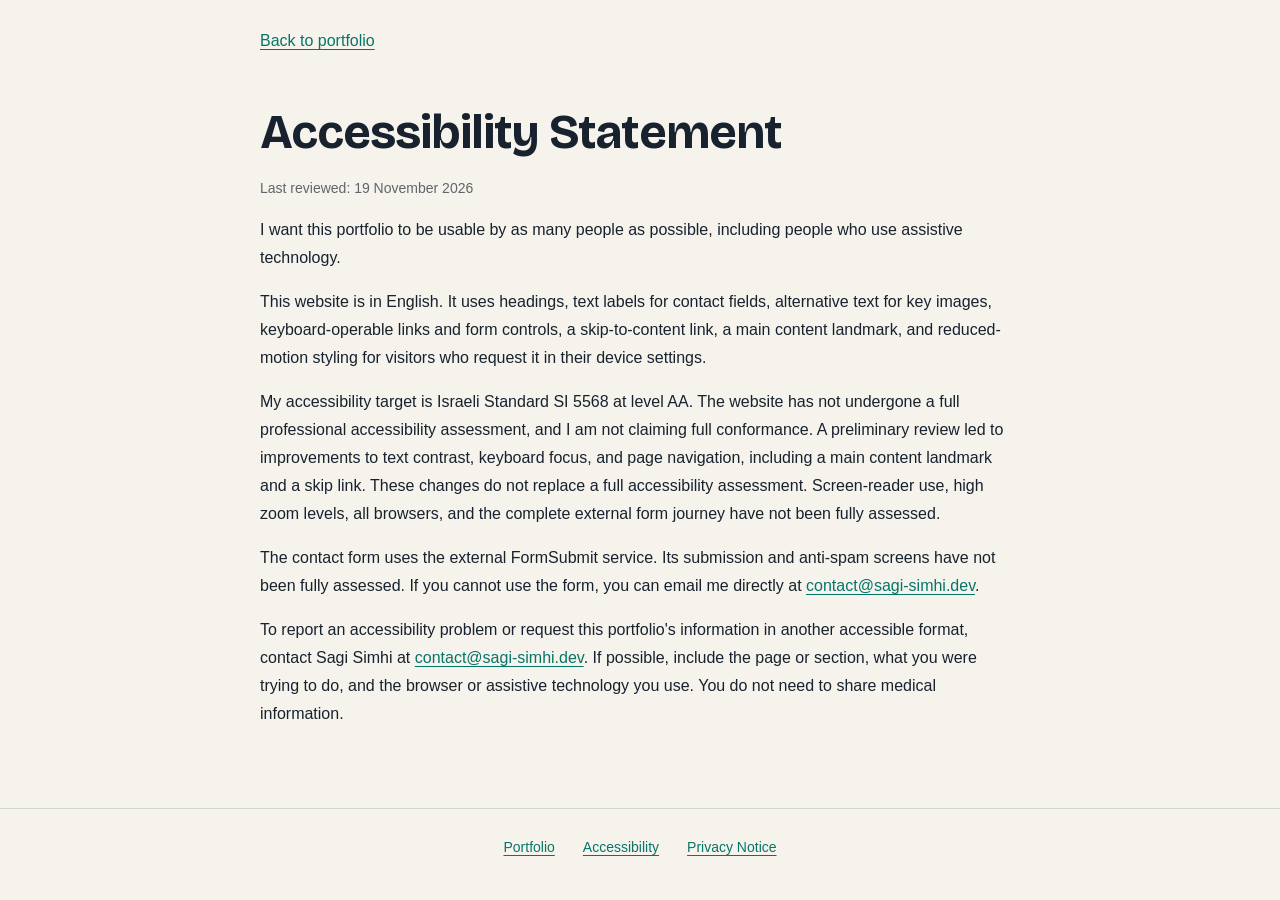
<file: accessibility.html>
<!DOCTYPE html>
<html lang="en"><head><meta charset="UTF-8"><meta name="viewport" content="width=device-width, initial-scale=1.0"><title>Accessibility Statement | Sagi Simhi</title><meta name="description" content="Accessibility Statement for Sagi Simhi's personal portfolio."><link rel="icon" type="image/svg+xml" href="assets/favicon.svg"><link rel="stylesheet" href="style.css"></head>
<body><a class="skip-link" href="#main-content">Skip to content</a><div class="mk mk2-host legal-shell"><header class="legal-header"><a href="index.html">Back to portfolio</a></header><main class="legal-content" id="main-content" tabindex="-1"><h1>Accessibility Statement</h1><p class="legal-date">Last reviewed: 19 November 2026</p>
<p>I want this portfolio to be usable by as many people as possible, including people who use assistive technology.</p>
<p>This website is in English. It uses headings, text labels for contact fields, alternative text for key images, keyboard-operable links and form controls, a skip-to-content link, a main content landmark, and reduced-motion styling for visitors who request it in their device settings.</p>
<p>My accessibility target is Israeli Standard SI 5568 at level AA. The website has not undergone a full professional accessibility assessment, and I am not claiming full conformance. A preliminary review led to improvements to text contrast, keyboard focus, and page navigation, including a main content landmark and a skip link. These changes do not replace a full accessibility assessment. Screen-reader use, high zoom levels, all browsers, and the complete external form journey have not been fully assessed.</p>
<p>The contact form uses the external FormSubmit service. Its submission and anti-spam screens have not been fully assessed. If you cannot use the form, you can email me directly at <a href="mailto:contact@sagi-simhi.dev">contact@sagi-simhi.dev</a>.</p>
<p>To report an accessibility problem or request this portfolio&#x27;s information in another accessible format, contact Sagi Simhi at <a href="mailto:contact@sagi-simhi.dev">contact@sagi-simhi.dev</a>. If possible, include the page or section, what you were trying to do, and the browser or assistive technology you use. You do not need to share medical information.</p>
</main><footer class="site-footer"><nav aria-label="Legal information"><a href="index.html">Portfolio</a><a href="accessibility.html">Accessibility</a><a href="privacy.html">Privacy Notice</a></nav></footer></div></body></html>
</file>
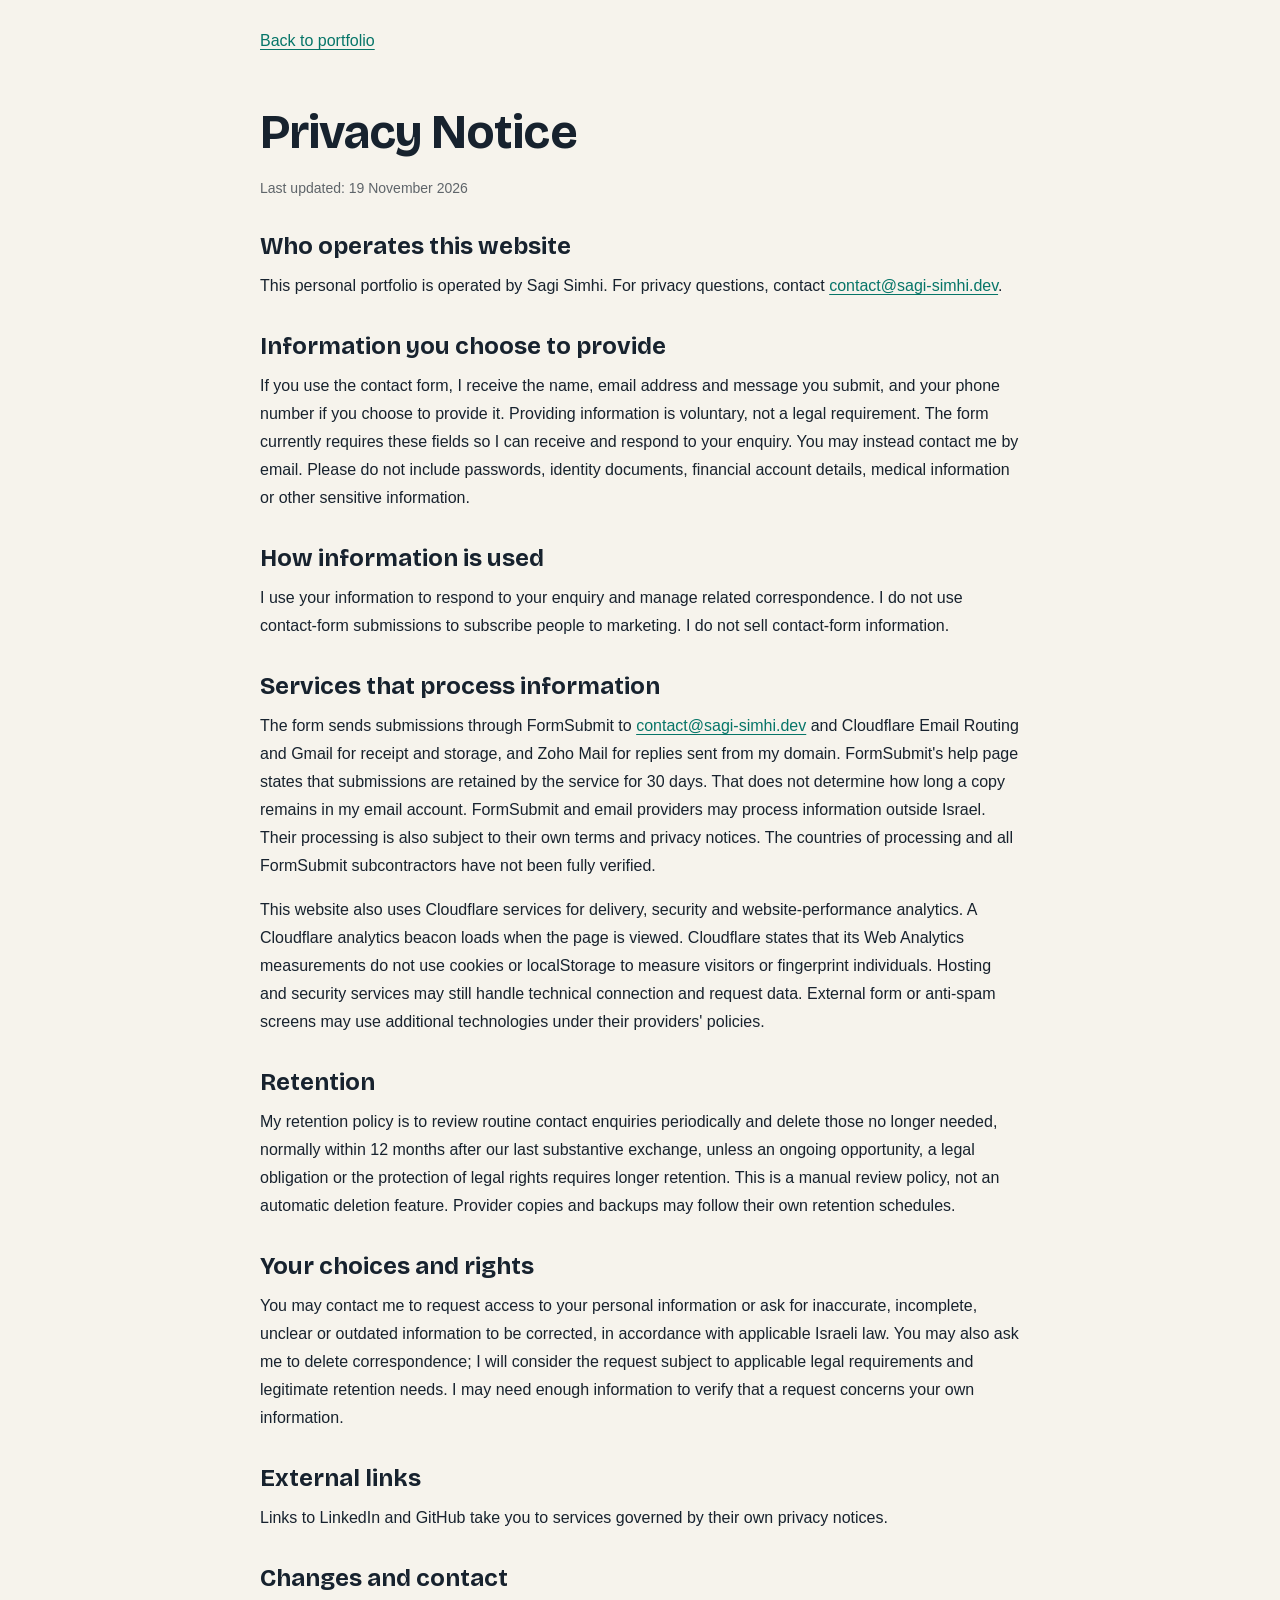
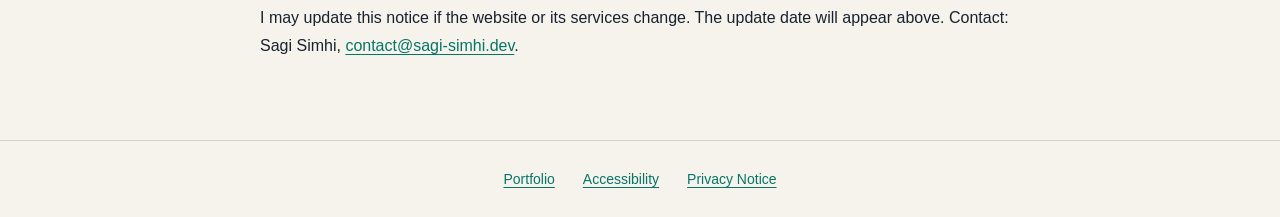
<file: privacy.html>
<!DOCTYPE html>
<html lang="en"><head><meta charset="UTF-8"><meta name="viewport" content="width=device-width, initial-scale=1.0"><title>Privacy Notice | Sagi Simhi</title><meta name="description" content="Privacy Notice for Sagi Simhi's personal portfolio."><link rel="icon" type="image/svg+xml" href="assets/favicon.svg"><link rel="stylesheet" href="style.css"></head>
<body><a class="skip-link" href="#main-content">Skip to content</a><div class="mk mk2-host legal-shell"><header class="legal-header"><a href="index.html">Back to portfolio</a></header><main class="legal-content" id="main-content" tabindex="-1"><h1>Privacy Notice</h1><p class="legal-date">Last updated: 19 November 2026</p>
<h2>Who operates this website</h2>
<p>This personal portfolio is operated by Sagi Simhi. For privacy questions, contact <a href="mailto:contact@sagi-simhi.dev">contact@sagi-simhi.dev</a>.</p>
<h2>Information you choose to provide</h2>
<p>If you use the contact form, I receive the name, email address and message you submit, and your phone number if you choose to provide it. Providing information is voluntary, not a legal requirement. The form currently requires these fields so I can receive and respond to your enquiry. You may instead contact me by email. Please do not include passwords, identity documents, financial account details, medical information or other sensitive information.</p>
<h2>How information is used</h2>
<p>I use your information to respond to your enquiry and manage related correspondence. I do not use contact-form submissions to subscribe people to marketing. I do not sell contact-form information.</p>
<h2>Services that process information</h2>
<p>The form sends submissions through FormSubmit to <a href="mailto:contact@sagi-simhi.dev">contact@sagi-simhi.dev</a> and Cloudflare Email Routing and Gmail for receipt and storage, and Zoho Mail for replies sent from my domain. FormSubmit&#x27;s help page states that submissions are retained by the service for 30 days. That does not determine how long a copy remains in my email account. FormSubmit and email providers may process information outside Israel. Their processing is also subject to their own terms and privacy notices. The countries of processing and all FormSubmit subcontractors have not been fully verified.</p>
<p>This website also uses Cloudflare services for delivery, security and website-performance analytics. A Cloudflare analytics beacon loads when the page is viewed. Cloudflare states that its Web Analytics measurements do not use cookies or localStorage to measure visitors or fingerprint individuals. Hosting and security services may still handle technical connection and request data. External form or anti-spam screens may use additional technologies under their providers&#x27; policies.</p>
<h2>Retention</h2>
<p>My retention policy is to review routine contact enquiries periodically and delete those no longer needed, normally within 12 months after our last substantive exchange, unless an ongoing opportunity, a legal obligation or the protection of legal rights requires longer retention. This is a manual review policy, not an automatic deletion feature. Provider copies and backups may follow their own retention schedules.</p>
<h2>Your choices and rights</h2>
<p>You may contact me to request access to your personal information or ask for inaccurate, incomplete, unclear or outdated information to be corrected, in accordance with applicable Israeli law. You may also ask me to delete correspondence; I will consider the request subject to applicable legal requirements and legitimate retention needs. I may need enough information to verify that a request concerns your own information.</p>
<h2>External links</h2>
<p>Links to LinkedIn and GitHub take you to services governed by their own privacy notices.</p>
<h2>Changes and contact</h2>
<p>I may update this notice if the website or its services change. The update date will appear above. Contact: Sagi Simhi, <a href="mailto:contact@sagi-simhi.dev">contact@sagi-simhi.dev</a>.</p>
</main><footer class="site-footer"><nav aria-label="Legal information"><a href="index.html">Portfolio</a><a href="accessibility.html">Accessibility</a><a href="privacy.html">Privacy Notice</a></nav></footer></div></body></html>
</file>
<file: style.css>
html, body { margin: 0; padding: 0; min-height: 100%; background: #f6f3ec; }
/* ---------- Design mock (/mock) ---------- */
.mk {
    direction: ltr;
    background: #f6f3ec;
    color: #17222e;
    border-radius: 18px;
    overflow: clip;
    margin: 18px 0 8px;
    font-family: "Inter", -apple-system, BlinkMacSystemFont, "Segoe UI", Roboto, sans-serif;
    text-align: left;
    --mk-accent: #067568;
    --mk-ink: #17222e;
    --mk-muted: #5f656a;
    --mk-dark: #101c2b;
    --mk-serif: Georgia, "Times New Roman", serif;
}
.mk section { padding: 72px 56px; }
@media (max-width: 640px) { .mk section { padding: 48px 22px; } }

.mk-over { font-size: 12px; letter-spacing: 0.16em; text-transform: uppercase; color: var(--mk-accent); font-weight: 600; margin-bottom: 10px; }
.mk-over-dark { color: #5fe0cd; }
.mk-h2 { font-family: var(--mk-serif); font-weight: 600; font-size: 30px; line-height: 1.15; margin: 0 0 14px; letter-spacing: -0.01em; }
@media (max-width: 640px) { .mk-h2 { font-size: 24px; } }
.mk p { font-size: 15.5px; line-height: 1.65; color: var(--mk-muted); margin: 0; }

/* hero */
.mk-hero { display: grid; grid-template-columns: 1.35fr 0.65fr; gap: 40px; align-items: center; padding-top: 84px; }
@media (max-width: 640px) { .mk-hero { grid-template-columns: 1fr; gap: 28px; padding-top: 56px; } }
.mk-kicker { font-size: 13px; font-weight: 600; letter-spacing: 0.04em; color: var(--mk-muted); margin-bottom: 18px; }
.mk-thesis { font-family: var(--mk-serif); font-weight: 600; font-size: 34px; line-height: 1.22; letter-spacing: -0.015em; margin: 0; color: var(--mk-ink); }
@media (max-width: 640px) { .mk-thesis { font-size: 26px; } }
.mk-thesis em { font-style: italic; color: var(--mk-accent); }
.mk-line { display: block; }
.mk-hero-row { margin-top: 26px; }
.mk-chip { display: inline-block; font-size: 13px; font-weight: 600; color: #06705f; background: rgba(10, 163, 143, 0.12); border: 1px solid rgba(10, 163, 143, 0.35); padding: 7px 14px; border-radius: 999px; }
.mk-portrait { margin: 0; justify-self: end; }
@media (max-width: 640px) { .mk-portrait { justify-self: start; } }
.mk-portrait img { width: 200px; height: 200px; object-fit: cover; border-radius: 50%; display: block; box-shadow: 0 10px 24px rgba(16, 28, 43, 0.12); }
@media (max-width: 640px) { .mk-portrait img { width: 160px; height: 160px; } }

/* entrance + scroll reveal: resting state is fully visible (SSR/static renders);
   a live browser arms the hidden start state before first paint and reveals on intersection */
.mk-reveal.mk-armed { opacity: 0; transform: translateY(26px); }
.mk-reveal.mk-armed[data-effect="slide"] { transform: translateX(-22px); }
.mk-reveal.mk-armed[data-effect="none"] { opacity: 1; transform: none; }
.mk-reveal.mk-armed.mk-in { opacity: 1; transform: none; transition: opacity 0.7s ease, transform 0.7s cubic-bezier(0.22, 1, 0.36, 1); }

/* underline draw on the hero's "with data" */
.mk-uline { position: relative; white-space: nowrap; }
.mk-uline::after { content: ""; position: absolute; left: 0; right: 0; bottom: 0.04em; height: 2px; background: var(--mk-accent); transform-origin: left; }
.mk-reveal.mk-armed .mk-uline::after { transform: scaleX(0); }
.mk-reveal.mk-armed.mk-in .mk-uline::after { transform: scaleX(1); transition: transform 0.6s cubic-bezier(0.22, 1, 0.36, 1) 0.55s; }

/* prototype frame straightens in, its text follows */
.mk-feature.mk-armed { opacity: 1; transform: none; }
.mk-feature.mk-armed .mk-shot { opacity: 0; transform: rotate(-2.5deg) translateY(34px); }
.mk-feature.mk-armed.mk-in .mk-shot { opacity: 1; transform: none; transition: transform 0.9s cubic-bezier(0.22, 1, 0.36, 1) 0.1s, opacity 0.7s ease 0.1s, box-shadow 0.45s ease; }
.mk-feature.mk-armed .mk-feature-text { opacity: 0; transform: translateY(22px); }
.mk-feature.mk-armed.mk-in .mk-feature-text { opacity: 1; transform: none; transition: opacity 0.7s ease 0.35s, transform 0.7s cubic-bezier(0.22, 1, 0.36, 1) 0.35s; }
.mk-feature.mk-armed.mk-in .mk-shot:hover { transform: translateY(-6px) rotate(-0.4deg); box-shadow: 0 40px 70px rgba(0, 0, 0, 0.42); }

/* experience line draws down when the chapter enters */
.mk-tl.mk-armed::before { transform: scaleY(0); }
.mk-tl.mk-armed.mk-in::before { transform: scaleY(1); transition: transform 1.2s cubic-bezier(0.22, 1, 0.36, 1) 0.15s; }

/* role rows respond to hover (must outrank the settled reveal state) */
.mk-role { transition: transform 0.3s cubic-bezier(0.22, 1, 0.36, 1); }
.mk-role-title { transition: color 0.25s ease; }
.mk-role.mk-in:hover { transform: translateX(5px); }
.mk-role.mk-in:hover .mk-role-title { color: var(--mk-accent); }

/* contact pills: arrow slides in on hover */
.mk-links a::after { content: "\2192"; display: inline-block; margin-left: 8px; opacity: 0; transform: translateX(-5px); transition: opacity 0.25s ease, transform 0.25s ease; }
.mk-links a:hover::after { opacity: 1; transform: none; }

/* reduced motion: everything rests visible */
@media (prefers-reduced-motion: reduce) {
    .mk-reveal.mk-armed, .mk-feature.mk-armed .mk-shot, .mk-feature.mk-armed .mk-feature-text { opacity: 1 !important; transform: none !important; }
    .mk-tl::before, .mk-uline::after, .mk-beat::before { transform: none !important; }
    .mk * { transition: none !important; }
}

/* thread */
.mk-thread { border-top: 1px solid rgba(23, 34, 46, 0.10); }
.mk-beats { display: grid; grid-template-columns: repeat(3, 1fr); gap: 32px; margin-top: 34px; }
@media (max-width: 640px) { .mk-beats { grid-template-columns: 1fr; gap: 22px; } }
.mk-beat { padding-top: 0; }
.mk-beat::before { content: ""; display: block; height: 2px; background: var(--mk-accent); margin-bottom: 16px; transform-origin: left; }
.mk-beat.mk-armed::before { transform: scaleX(0); }
.mk-beat.mk-armed.mk-in::before { transform: scaleX(1); transition: transform 0.8s cubic-bezier(0.22, 1, 0.36, 1) 0.1s; }
.mk-num { font-family: var(--mk-serif); font-size: 44px; line-height: 1; color: rgba(23, 34, 46, 0.16); margin-bottom: 12px; }
.mk-beat p { font-size: 16.5px; color: var(--mk-ink); font-weight: 500; line-height: 1.45; }

/* projects - dark chapter */
.mk-projects { background: var(--mk-dark); color: #eef4f1; }
.mk-projects .mk-h2 { color: #f4faf7; }
.mk-projects p { color: rgba(238, 244, 241, 0.66); }
.mk-feature { display: grid; grid-template-columns: 1.15fr 0.85fr; gap: 40px; align-items: center; margin-top: 36px; }
@media (max-width: 640px) { .mk-feature { grid-template-columns: 1fr; gap: 22px; } }
.mk-shot { border-radius: 12px; overflow: hidden; background: #ffffff; box-shadow: 0 30px 60px rgba(0, 0, 0, 0.35); transition: transform 0.45s cubic-bezier(0.22, 1, 0.36, 1), box-shadow 0.45s ease; }
.mk-shot:hover { transform: translateY(-6px) rotate(-0.4deg); box-shadow: 0 40px 70px rgba(0, 0, 0, 0.42); }
.mk-shot-bar { display: flex; gap: 6px; padding: 10px 12px; background: #eceae4; }
.mk-shot-bar span { width: 9px; height: 9px; border-radius: 50%; background: #c9c5ba; }
.mk-shot img { display: block; width: 100%; }
.mk-proj-title { font-size: 18px; font-weight: 700; letter-spacing: -0.01em; margin-bottom: 12px; }
.mk-pill { display: inline-block; font-size: 11px; font-weight: 600; letter-spacing: 0.05em; vertical-align: middle; margin-left: 8px; padding: 3px 10px; border-radius: 999px; color: #5fe0cd; border: 1px solid rgba(95, 224, 205, 0.5); }
.mk-pill-dim { color: rgba(238, 244, 241, 0.55); border-color: rgba(238, 244, 241, 0.3); }
.mk-side { margin-top: 40px; padding-top: 28px; border-top: 1px solid rgba(238, 244, 241, 0.14); max-width: 640px; }

/* about */
.mk-about-body { max-width: 640px; margin-top: 26px; }
.mk-about-body p + p { margin-top: 14px; }
.mk-about-body p:first-child { color: var(--mk-ink); font-weight: 500; }

/* experience timeline */
.mk-exp { border-top: 1px solid rgba(23, 34, 46, 0.10); }
.mk-tl { margin-top: 34px; position: relative; padding-left: 30px; }
.mk-tl::before { content: ""; position: absolute; left: 6px; top: 6px; bottom: 6px; width: 2px; background: linear-gradient(var(--mk-accent), rgba(10, 163, 143, 0.15)); border-radius: 2px; transform-origin: top; }
.mk-role { position: relative; padding: 18px 0 22px; border-bottom: 1px dashed rgba(23, 34, 46, 0.12); }
.mk-role:last-child { border-bottom: none; }
.mk-role::before { content: ""; position: absolute; left: -30px; top: 26px; width: 14px; height: 14px; border-radius: 50%; background: #f6f3ec; border: 3px solid var(--mk-accent); transition: background 0.3s ease; }
.mk-role:hover::before { background: var(--mk-accent); }
.mk-role-top { display: flex; justify-content: space-between; align-items: baseline; gap: 14px; flex-wrap: wrap; }
.mk-role-title { font-size: 17.5px; font-weight: 700; letter-spacing: -0.01em; }
.mk-role-years { font-size: 13px; color: var(--mk-accent); font-weight: 600; white-space: nowrap; }
.mk-role-sub { font-size: 13.5px; font-weight: 600; color: var(--mk-muted); margin: 3px 0 9px; }
.mk-role p { max-width: 560px; }

/* duo */
.mk-duo { display: grid; grid-template-columns: 1fr 1fr; gap: 44px; border-top: 1px solid rgba(23, 34, 46, 0.10); }
.mk-duo p + p { margin-top: 12px; }
.mk-tools { display: flex; gap: 34px; margin-top: 24px; flex-wrap: wrap; }
.mk-tool-group { display: flex; flex-direction: column; gap: 10px; }
.mk-tool-label { font-size: 10px; letter-spacing: 0.14em; text-transform: uppercase; color: rgba(23, 34, 46, 0.42); font-weight: 600; }
.mk-tool-row { display: flex; gap: 22px; flex-wrap: wrap; align-items: center; }
.mk-tool { display: inline-flex; align-items: center; gap: 8px; color: var(--mk-muted); transition: color 0.25s ease; }
.mk-tool:hover { color: var(--mk-accent); }
.mk-tool svg { width: 19px; height: 19px; fill: currentColor; display: block; }
.mk-tool svg.mk-i { width: auto; }
.mk-tool span { font-size: 12.5px; font-weight: 600; letter-spacing: 0.04em; }
@media (max-width: 640px) { .mk-duo { grid-template-columns: 1fr; gap: 30px; } }

/* contact */
.mk-contact { background: var(--mk-dark); text-align: center; padding-bottom: 88px; }
.mk-contact .mk-h2 { color: #f4faf7; font-size: 38px; }
@media (max-width: 640px) { .mk-contact .mk-h2 { font-size: 30px; } }
.mk-contact p { max-width: 520px; margin: 0 auto 26px; color: rgba(238, 244, 241, 0.66); }
.mk-links { display: flex; gap: 14px; justify-content: center; flex-wrap: wrap; }
.mk-links a { font-size: 14px; font-weight: 600; color: #5fe0cd; text-decoration: none; border: 1px solid rgba(95, 224, 205, 0.4); padding: 10px 20px; border-radius: 999px; transition: background 0.25s ease, color 0.25s ease; }
.mk-links a:hover { background: #5fe0cd; color: #101c2b; }

/* ---------- v2: quiet nav, connecting rail, colored stack wall, contact form ---------- */
.mk2-host { position: relative; }
.mk2-host .mk-hero { padding-top: 44px; }
.mk2-rail { position: absolute; left: 22px; top: 150px; bottom: 150px; width: 2px; background: rgba(10, 163, 143, 0.14); border-radius: 2px; z-index: 0; }
.mk2-rail-fill { width: 100%; height: 100%; background: var(--mk-accent); border-radius: 2px; transform: scaleY(0); transform-origin: top; }
.mk2-host section { position: relative; z-index: 1; }
@media (max-width: 900px) { .mk2-rail { display: none; } }

/* quiet top nav */
.mk2-nav { display: flex; justify-content: space-between; align-items: center; padding: 20px 56px 0; }
.mk2-nav-name { font-weight: 700; font-size: 14px; letter-spacing: -0.01em; color: var(--mk-ink); }
.mk2-nav-links { display: flex; gap: 20px; align-items: center; }
.mk2-nav-links a { font-size: 12.5px; font-weight: 600; color: var(--mk-muted); text-decoration: none; transition: color 0.2s ease; }
.mk2-nav-links a:hover { color: var(--mk-accent); }
.mk2-nav-links a.mk2-nav-cta { color: var(--mk-ink); border: 1px solid rgba(23, 34, 46, 0.28); border-radius: 999px; padding: 6px 15px; }
.mk2-nav-links a.mk2-nav-cta:hover { border-color: var(--mk-accent); color: var(--mk-accent); }
@media (max-width: 640px) {
    .mk2-nav { padding: 16px 22px 0; }
    .mk2-nav-links a:not(.mk2-nav-cta) { display: none; }
}

/* factual tags + interactive entry in the dark projects chapter */
.mk2-tags { display: flex; gap: 8px; flex-wrap: wrap; margin: 18px 0 20px; }
.mk2-tag { font-size: 11px; font-weight: 600; letter-spacing: 0.05em; color: #5fe0cd; border: 1px solid rgba(95, 224, 205, 0.4); border-radius: 999px; padding: 4px 11px; }
a.mk2-cta { display: inline-block; font-size: 14px; font-weight: 600; color: #101c2b; background: #5fe0cd; border-radius: 999px; padding: 11px 22px; text-decoration: none; transition: transform 0.25s ease, box-shadow 0.25s ease; }
a.mk2-cta:hover { transform: translateY(-2px); box-shadow: 0 10px 24px rgba(95, 224, 205, 0.25); }

/* colored stack wall (Sophie-inspired, scoped before contact) */
.mk2-stack { border-top: 1px solid rgba(23, 34, 46, 0.10); }
.mk2-stack-groups { display: flex; flex-direction: column; gap: 26px; margin-top: 30px; }
.mk2-stack-label { font-size: 10px; letter-spacing: 0.14em; text-transform: uppercase; color: rgba(23, 34, 46, 0.42); font-weight: 600; margin-bottom: 12px; }
.mk2-stack-row { display: flex; gap: 34px; flex-wrap: wrap; align-items: center; }
.mk2-tool2 { display: inline-flex; flex-direction: column; align-items: center; gap: 8px; }
.mk2-tool2 img { width: 30px; height: 30px; display: block; object-fit: contain; transition: transform 0.18s ease; }
.mk2-tool2 img.mk2-ic-tall { width: auto; max-width: 30px; }
.mk2-tool2:hover img { animation: mk2-bounce 0.45s cubic-bezier(0.28, 1.6, 0.5, 1); }
@keyframes mk2-bounce { 0% { transform: translateY(0); } 40% { transform: translateY(-7px) scale(1.06); } 100% { transform: translateY(0); } }
.mk2-tool2 span { font-size: 12.5px; font-weight: 600; letter-spacing: 0.02em; color: var(--mk-muted); transition: color 0.2s ease; }
.mk2-tool2:hover span { color: var(--mk-ink); }
@media (prefers-reduced-motion: reduce) { .mk2-tool2:hover img { animation: none; } }

/* contact chapter, Yiling-style two columns on cream */
.mk2-contact { border-top: 1px solid rgba(23, 34, 46, 0.10); }
.mk2-contact .mk-sec-head p { max-width: 520px; }
.mk2-contact-grid { display: grid; grid-template-columns: 1fr 1fr; gap: 26px; margin-top: 32px; align-items: start; }
@media (max-width: 640px) { .mk2-contact-grid { grid-template-columns: 1fr; } }
.mk2-formcard { background: #ffffff; border-radius: 16px; padding: 26px 24px; box-shadow: 0 12px 32px rgba(16, 28, 43, 0.10); border: 1px solid rgba(23, 34, 46, 0.06); }
.mk2-formlabel { font-size: 11px; letter-spacing: 0.14em; text-transform: uppercase; font-weight: 700; color: var(--mk-ink); margin-bottom: 16px; }
.mk2-formcard label { display: block; font-size: 12px; font-weight: 600; color: var(--mk-muted); margin-bottom: 14px; }
.mk2-formcard input, .mk2-formcard textarea { display: block; width: 100%; box-sizing: border-box; margin-top: 6px; font-family: inherit; font-size: 14px; color: var(--mk-ink); background: #fbfaf7; border: 1px solid rgba(23, 34, 46, 0.14); border-radius: 10px; padding: 10px 12px; resize: vertical; }
.mk2-formcard input:focus, .mk2-formcard textarea:focus { outline: none; border-color: var(--mk-accent); box-shadow: 0 0 0 3px rgba(10, 163, 143, 0.15); }
.mk2-send { width: 100%; border: none; cursor: pointer; background: #17222e; color: #ffffff; font-family: inherit; font-size: 14px; font-weight: 600; border-radius: 10px; padding: 12px; transition: background 0.25s ease; }
.mk2-send:hover { background: var(--mk-accent); }
.mk2-send:disabled { opacity: 0.45; cursor: not-allowed; }
.mk2-send:disabled:hover { background: #17222e; }
.mk2-formnote { font-size: 11.5px; color: var(--mk-muted); margin-top: 12px; line-height: 1.5; }
.mk2-sidecol { display: flex; flex-direction: column; gap: 18px; }
.mk2-sky { border-radius: 16px; min-height: 190px; position: relative; overflow: hidden; box-shadow: 0 12px 32px rgba(16, 28, 43, 0.10); background: linear-gradient(180deg, #aed6f5 0%, #d7ecfa 55%, #f0f8fd 100%); }
.mk2-sky::before { content: ""; position: absolute; width: 75%; height: 55%; top: 20%; left: -12%; background: radial-gradient(ellipse at center, rgba(255, 255, 255, 0.95), rgba(255, 255, 255, 0) 70%); }
.mk2-sky::after { content: ""; position: absolute; width: 60%; height: 45%; top: 38%; right: -8%; background: radial-gradient(ellipse at center, rgba(255, 255, 255, 0.85), rgba(255, 255, 255, 0) 70%); }
.mk2-sky-note { position: absolute; bottom: 12px; left: 14px; right: 14px; font-size: 11px; line-height: 1.5; color: rgba(23, 34, 46, 0.55); }
.mk2-sky-photo { background-image: url("assets/sky.jpg"); background-size: cover; background-position: center; }
.mk2-sky-photo::before, .mk2-sky-photo::after { display: none; }
.mk2-detailcard { background: #ffffff; border-radius: 14px; padding: 16px 18px; border: 1px solid rgba(23, 34, 46, 0.08); box-shadow: 0 6px 16px rgba(16, 28, 43, 0.06); }
.mk2-detail-k { font-size: 10px; letter-spacing: 0.14em; text-transform: uppercase; font-weight: 700; color: var(--mk-muted); margin-bottom: 8px; }
a.mk2-detail-v { font-size: 15px; font-weight: 600; color: var(--mk-ink); text-decoration: none; }
a.mk2-detail-v:hover { color: var(--mk-accent); }
.mk2-chips { display: flex; gap: 10px; flex-wrap: wrap; }
a.mk2-chip2 { font-size: 12.5px; font-weight: 600; color: var(--mk-ink); text-decoration: none; border: 1px solid rgba(23, 34, 46, 0.16); border-radius: 999px; padding: 7px 14px; transition: border-color 0.2s ease, color 0.2s ease; }
a.mk2-chip2:hover { border-color: var(--mk-accent); color: var(--mk-accent); }

@media (prefers-reduced-motion: reduce) {
    .mk2-rail-fill { transform: scaleY(1) !important; }
}

/* ---------- v2 centering preview (.mk2-host only; /mock and the maintained ZIP are unaffected) ---------- */
@media (min-width: 641px) { .mk2-host section { padding-left: max(56px, calc(50% - 380px)); padding-right: max(56px, calc(50% - 380px)); } }
/* rail stays at the page's left edge (base .mk2-rail rule, left: 22px) while content centers */
.mk2-host .mk2-nav { justify-content: center; gap: 36px; flex-wrap: wrap; }
.mk2-host .mk-hero { grid-template-columns: 1fr; justify-items: center; text-align: center; gap: 30px; }
.mk2-host .mk-hero .mk-portrait-wrap { order: -1; justify-self: center; }
.mk2-host .mk-hero .mk-portrait { justify-self: center; }
.mk2-host .mk-sec-head { text-align: center; }
.mk2-host .mk-sec-head p, .mk2-host .mk2-contact .mk-sec-head p { margin-left: auto; margin-right: auto; }
.mk2-host .mk-beats { text-align: center; }
.mk2-host .mk-beat::before { width: 44px; margin-left: auto; margin-right: auto; transform-origin: center; }
.mk2-host .mk-side { margin-left: auto; margin-right: auto; text-align: center; }
.mk2-host .mk-about-body { margin-left: auto; margin-right: auto; }
.mk2-host .mk-tl { margin-left: auto; margin-right: auto; }
.mk2-host .mk-duo { grid-template-columns: 1fr; margin-left: auto; margin-right: auto; gap: 48px; }
.mk2-host .mk-duo .mk-col > .mk-over, .mk2-host .mk-duo .mk-col > .mk-h2 { text-align: center; }
.mk2-host .mk2-stack-groups { align-items: center; text-align: center; }
.mk2-host .mk2-stack-row { justify-content: center; }
.mk2-host .mk2-chips { justify-content: center; }
.mk2-host .mk2-detailcard { text-align: center; }

/* v2 text refinements: balanced hero, label above title, readable body copy */
.mk2-host .mk-thesis { text-wrap: balance; }
.mk2-host .mk-thesis .mk-line + .mk-line { margin-top: 16px; }
.mk2-host .mk2-pill-top { display: table; margin: 0 0 10px 0; }
.mk2-host .mk-side .mk2-pill-top { margin-left: auto; margin-right: auto; }
.mk2-host .mk-about-body { max-width: 580px; }
.mk2-host .mk-about-body p, .mk2-host .mk-duo .mk-col p, .mk2-host .mk-role p { font-size: 16.5px; line-height: 1.7; color: rgba(23, 34, 46, 0.80); }
.mk2-host .mk-about-body p:first-child { font-size: 18.5px; line-height: 1.6; color: var(--mk-ink); }
.mk2-host .mk-duo .mk-col p { max-width: 580px; margin-left: auto; margin-right: auto; }
.mk2-host .mk-role-sub { color: rgba(23, 34, 46, 0.72); }
@media (max-width: 640px) {
    .mk2-host .mk-thesis { font-size: 23px; line-height: 1.25; }
    .mk2-host .mk-thesis .mk-line + .mk-line { margin-top: 12px; }
}
.mk2-host .mk-thesis > * + * { margin-top: 16px; }
@media (max-width: 640px) { .mk2-host .mk-thesis > * + * { margin-top: 12px; } }

/* ---------- v2 typography exploration (preview only; ZIP/repo/live unchanged) ----------
   Direction from takudzwachirindo.com, translated to this site's palette:
   Bricolage Grotesque 800 display headings, Instrument Serif italic accent words,
   JetBrains Mono small uppercase labels, Inter body. Fonts bundled locally for the mock. */
@font-face { font-family: 'Bricolage Grotesque'; font-style: normal; font-weight: 200 800; font-display: swap; src: url('assets/fonts/bricolage-var.woff2') format('woff2'); }
@font-face { font-family: 'Instrument Serif'; font-style: normal; font-weight: 400; font-display: swap; src: url('assets/fonts/instrument-regular.woff2') format('woff2'); }
@font-face { font-family: 'Instrument Serif'; font-style: italic; font-weight: 400; font-display: swap; src: url('assets/fonts/instrument-italic.woff2') format('woff2'); }
@font-face { font-family: 'JetBrains Mono'; font-style: normal; font-weight: 100 800; font-display: swap; src: url('assets/fonts/jetbrains-var.woff2') format('woff2'); }

.mk2-host {
    --mk2-nav-top: 12px;
    --mk-display: 'Bricolage Grotesque', 'Inter', -apple-system, BlinkMacSystemFont, sans-serif;
    --mk-serif2: 'Instrument Serif', Georgia, serif;
    --mk-mono: 'JetBrains Mono', ui-monospace, SFMono-Regular, monospace;
}

/* display headings */
.mk2-host .mk-thesis { font-family: var(--mk-display); font-weight: 800; font-size: 40px; line-height: 1.16; letter-spacing: -0.022em; }
.mk2-host .mk-h2 { font-family: var(--mk-display); font-weight: 800; font-size: 34px; letter-spacing: -0.02em; line-height: 1.12; }
.mk2-host .mk-proj-title, .mk2-host .mk-role-title { font-family: var(--mk-display); font-weight: 700; letter-spacing: -0.015em; }
.mk2-host .mk-proj-title { font-size: 19px; }
.mk2-host .mk2-nav-name { font-family: var(--mk-display); font-weight: 800; font-size: 15px; letter-spacing: -0.01em; }
.mk2-host .mk-num { font-family: var(--mk-display); font-weight: 800; font-size: 46px; color: rgba(10, 163, 143, 0.45); }
.mk2-host .mk-beat p { font-family: var(--mk-display); font-weight: 600; font-size: 17px; letter-spacing: -0.01em; }
@media (max-width: 640px) {
    .mk2-host .mk-thesis { font-size: 27px; line-height: 1.2; letter-spacing: -0.018em; }
    .mk2-host .mk-h2 { font-size: 27px; }
}

/* serif italic accent words - the measured color emphasis */
.mk2-host .mk-thesis em, .mk2-host .mk-h2 em {
    font-family: var(--mk-serif2); font-style: italic; font-weight: 400;
    font-size: 1.07em; letter-spacing: 0; color: var(--mk-accent);
}
.mk2-host .mk-projects .mk-h2 em { color: #5fe0cd; }
.mk2-host .mk-thesis em { font-size: 1.04em; }

/* editorial serif lede */
.mk2-host .mk-about-body p:first-child { font-family: var(--mk-serif2); font-weight: 400; font-size: 21px; line-height: 1.5; color: var(--mk-ink); }

/* mono labels */
.mk2-host .mk-over { font-family: var(--mk-mono); font-weight: 500; font-size: 11px; letter-spacing: 0.18em; }
.mk2-host .mk-kicker { font-family: var(--mk-mono); font-weight: 500; font-size: 11px; letter-spacing: 0.12em; text-transform: uppercase; }
.mk2-host .mk2-nav-links a { font-family: var(--mk-mono); font-weight: 500; font-size: 10.5px; letter-spacing: 0.12em; text-transform: uppercase; }
.mk2-host .mk-pill, .mk2-host .mk2-tag { font-family: var(--mk-mono); font-weight: 500; font-size: 10px; letter-spacing: 0.08em; text-transform: uppercase; }
.mk2-host .mk-chip { font-family: var(--mk-mono); font-weight: 500; font-size: 11px; letter-spacing: 0.08em; }
.mk2-host .mk-role-years { font-family: var(--mk-mono); font-weight: 500; font-size: 11.5px; letter-spacing: 0.06em; }
.mk2-host .mk2-stack-label, .mk2-host .mk2-formlabel, .mk2-host .mk2-detail-k { font-family: var(--mk-mono); font-weight: 500; letter-spacing: 0.16em; }
.mk2-host .mk2-tool2 span { font-family: var(--mk-mono); font-weight: 500; font-size: 11px; }

@property --glass-tint-a { syntax: '<color>'; inherits: true; initial-value: rgba(251,248,242,.46); }
@property --glass-tint-b { syntax: '<color>'; inherits: true; initial-value: rgba(251,248,242,.30); }
/* original glass-pill nav (restored from the earlier motion-review package) */
.mk2-host .mk2-nav {
    --glass-tint-a: rgba(251, 248, 242, 0.46); --glass-tint-b: rgba(251, 248, 242, 0.30);
    --glass-blur: 10px; --glass-saturation: 130%;
    --glass-edge-bottom: rgba(15, 43, 56, 0.16);
    --glass-shadow: 0 6px 18px rgba(23, 48, 62, 0.07), 0 1px 3px rgba(23, 48, 62, 0.08);
    --accent-soft: rgba(6, 206, 183, 0.13); --accent-line: rgba(6, 206, 183, 0.30);
    --nav-ink: rgba(16, 43, 56, 0.88); --nav-accent-ink: #003f36;
    position: sticky; top: var(--mk2-nav-top, 74px); z-index: 60;
    width: max-content; max-width: calc(100% - 24px);
    margin: 14px auto 0; padding: 0.28rem 0.6rem; gap: 0.4rem; flex-wrap: nowrap;
    border-radius: 999px;
    background:
        linear-gradient(135deg, var(--glass-tint-a), var(--glass-tint-b)) padding-box,
        linear-gradient(145deg, rgba(255, 255, 255, 0.86) 0%, rgba(255, 255, 255, 0.28) 26%, rgba(255, 255, 255, 0.06) 58%, rgba(10, 42, 52, 0.26) 100%) border-box;
    -webkit-backdrop-filter: blur(var(--glass-blur)) saturate(var(--glass-saturation));
    backdrop-filter: blur(var(--glass-blur)) saturate(var(--glass-saturation));
    border: 1px solid transparent;
    box-shadow:
        inset 0 1px 0 rgba(255, 255, 255, 0.72),
        inset 0 -1px 0 var(--glass-edge-bottom),
        inset 1px 0 0 rgba(255, 255, 255, 0.20),
        inset -1px 0 0 rgba(9, 44, 54, 0.12),
        inset 0 -10px 18px rgba(8, 39, 49, 0.04),
        var(--glass-shadow);
    transition: box-shadow .3s ease, --glass-tint-a .3s ease, --glass-tint-b .3s ease;
}
.mk2-host .mk2-nav.is-stuck {
    box-shadow:
        inset 0 1px 0 rgba(255, 255, 255, 0.35),
        inset 0 -1px 0 var(--glass-edge-bottom),
        0 8px 22px rgba(23, 32, 64, 0.10);
}
.mk2-host .mk2-nav::before { content: ""; position: absolute; inset: 0; border-radius: inherit; pointer-events: none; box-shadow: inset 0 0 0 1px rgba(7, 45, 54, 0.16); }
.mk2-host .mk2-nav::after { content: ""; position: absolute; inset: 0; border-radius: inherit; pointer-events: none; background: radial-gradient(90px circle at var(--mx, 50%) var(--my, 0%), rgba(255, 255, 255, 0.16), transparent 64%); opacity: 0; transition: opacity .3s ease; filter: blur(4px); }
.mk2-host .mk2-nav:hover::after { opacity: 1; }
.mk2-host .mk2-nav.is-dark {
    --glass-tint-a: rgba(8, 29, 43, 0.62); --glass-tint-b: rgba(8, 29, 43, 0.50);
    --glass-edge-bottom: rgba(0, 0, 0, 0.35);
    --glass-shadow: 0 8px 22px rgba(3, 8, 20, 0.26), 0 1px 3px rgba(3, 8, 20, 0.20);
    --accent-soft: rgba(6, 206, 183, 0.16); --accent-line: rgba(6, 206, 183, 0.38);
    --nav-ink: rgba(244, 248, 255, 0.90); --nav-accent-ink: #63e9d8;
}
.mk2-host .mk2-nav.refract-on {
    -webkit-backdrop-filter: var(--refract-filter) blur(2px) saturate(var(--glass-saturation));
    backdrop-filter: var(--refract-filter) blur(2px) saturate(var(--glass-saturation));
}
.mk2-host .mk2-nav-name { color: var(--nav-ink); }
.mk2-host .mk2-nav-links { position: relative; display: flex; gap: 0.2rem; align-items: center; }
.mk2-host .mk2-nav-links a { position: relative; z-index: 1; color: var(--nav-ink); padding: 0.35rem 0.75rem; border-radius: 999px; white-space: nowrap; transition: color .2s ease; }
.mk2-host .mk2-nav-links a:hover, .mk2-host .mk2-nav-links a.nav-link-active { color: var(--nav-accent-ink); }
.mk2-host .mk2-nav-links a.mk2-nav-cta { color: var(--nav-ink); border: 1px solid color-mix(in srgb, var(--nav-ink) 35%, transparent); }
.mk2-host .mk2-nav-links a.mk2-nav-cta:hover, .mk2-host .mk2-nav-links a.mk2-nav-cta.nav-link-active { color: var(--nav-accent-ink); border-color: var(--accent-line); }
.mk2-nav-pill {
    position: absolute; top: 50%; left: 0; z-index: 0; width: 0; height: calc(100% - 6px);
    border-radius: 999px; background: var(--accent-soft); box-shadow: inset 0 0 0 1px var(--accent-line);
    opacity: 0; transform: translateY(-50%); pointer-events: none;
    transition: left 0.35s cubic-bezier(0.22, 1, 0.36, 1), width 0.35s cubic-bezier(0.22, 1, 0.36, 1), opacity 0.25s ease;
}
.mk2-nav-pill.pill-on { opacity: 1; }
@media (max-width: 640px) {
    .mk2-host .mk2-nav { gap: 14px; margin-top: 10px; }
    .mk2-nav-pill { display: none; }
}
.mk2-scrollnote { font-size: 13px; opacity: .7; margin: 10px 0 0; }
.mk2-scrollframe { height: 680px; overflow-y: auto; border-radius: 18px; border: 1px solid rgba(23,34,46,.15); margin: 10px 0 8px; background: #f6f3ec; }
.mk2-scrollframe .mk { margin: 0; border-radius: 0; }

/* ---- scroll motion: each kind of content moves its own way (preview) ---- */
:root { --mk-ease-out: cubic-bezier(0.22, 1, 0.36, 1); }

/* hairline scroll progress, sticks to the top of the page */
.mk2-progress { position: sticky; top: 0; z-index: 70; height: 2px; margin-bottom: -2px; pointer-events: none; }
.mk2-progress span { display: block; height: 100%; width: 100%; background: linear-gradient(90deg, var(--mk-accent), rgba(10, 163, 143, 0.35)); transform: scaleX(0); transform-origin: left center; }

/* section heads: the label slides in first, the heading rises a beat later */
.mk2-host .mk-sec-head.mk-armed { opacity: 1; transform: none; }
.mk2-host .mk-sec-head.mk-armed .mk-over { opacity: 0; transform: translateX(-14px); }
.mk2-host .mk-sec-head.mk-armed .mk-h2 { opacity: 0; transform: translateY(30px); }
.mk2-host .mk-sec-head.mk-armed .mk-over { transition: opacity 0.5s ease, transform 0.7s var(--mk-ease-out); }
.mk2-host .mk-sec-head.mk-armed.mk-in .mk-over { opacity: 1; transform: none; }
.mk2-host .mk-sec-head.mk-armed.mk-in .mk-h2 { opacity: 1; transform: none; transition: opacity 0.8s ease 0.12s, transform 0.95s var(--mk-ease-out) 0.12s; }
.mk2-host .mk-sec-head.mk-armed p { opacity: 0; transform: translateY(18px); }
.mk2-host .mk-sec-head.mk-armed.mk-in p { opacity: 1; transform: none; transition: opacity 0.7s ease 0.3s, transform 0.85s var(--mk-ease-out) 0.3s; }

/* side entrances: columns and cards come in from their own side */
.mk-reveal.mk-armed[data-effect="left"] { transform: translateX(-42px); }
.mk-reveal.mk-armed[data-effect="right"] { transform: translateX(42px); }
.mk-reveal.mk-armed[data-effect="slide"].mk-role, .mk-reveal.mk-armed.mk-role[data-effect="slide"] { transform: translateX(-26px); }
.mk-reveal.mk-armed.mk-in[data-effect="left"], .mk-reveal.mk-armed.mk-in[data-effect="right"], .mk-reveal.mk-armed.mk-in[data-effect="slide"] { opacity: 1; transform: none; transition: opacity 0.8s ease, transform 1s var(--mk-ease-out); }

/* paragraphs that read as one block glide in one after another */
.mk-reveal.mk-armed[data-effect="stagger"] { opacity: 1; transform: none; }
.mk-reveal.mk-armed[data-effect="stagger"] > * { opacity: 0; transform: translateY(22px); }
.mk-reveal.mk-armed.mk-in[data-effect="stagger"] > * { opacity: 1; transform: none; transition: opacity 0.75s ease, transform 0.9s var(--mk-ease-out); }
.mk-reveal.mk-armed.mk-in[data-effect="stagger"] > *:nth-child(2) { transition-delay: 0.12s; }
.mk-reveal.mk-armed.mk-in[data-effect="stagger"] > *:nth-child(3) { transition-delay: 0.24s; }

/* project feature: the browser window hops softly into place (rise, gentle overshoot, settle), its text follows */
@keyframes mk2-pop-in {
    0% { opacity: 0; transform: translateX(-120%) scale(0.99); }
    25% { opacity: 1; }
    70% { opacity: 1; transform: translateX(8px) scale(1); animation-timing-function: cubic-bezier(0.45, 0, 0.35, 1); }
    100% { opacity: 1; transform: translateX(0) scale(1); }
}
.mk2-host .mk-feature.mk-armed .mk-shot { opacity: 0; transform: translateX(-120%) scale(0.99); }
.mk2-host .mk-feature.mk-armed .mk-feature-text { opacity: 0; transform: translateX(36px); }
.mk2-host .mk-feature.mk-armed.mk-in .mk-shot { opacity: 1; transform: none; animation: mk2-pop-in 1.6s var(--mk-ease-out) 0.05s backwards; transition: transform 0.45s cubic-bezier(0.22, 1, 0.36, 1), box-shadow 0.45s ease; }
.mk2-host .mk-feature.mk-armed.mk-in .mk-feature-text { opacity: 1; transform: none; transition: opacity 0.8s ease 0.3s, transform 1s var(--mk-ease-out) 0.3s; }

/* tools: tiles pop in one by one once their group is in view */
@keyframes mk2-tile-in { from { opacity: 0; transform: translateY(12px) scale(0.92); } }
.mk-armed:not(.mk-in) .mk2-tool2 { opacity: 0; }
.mk-armed.mk-in .mk2-tool2 { animation: mk2-tile-in 0.6s var(--mk-ease-out) backwards; }
.mk-armed.mk-in .mk2-tool2:nth-child(2) { animation-delay: 0.07s; }
.mk-armed.mk-in .mk2-tool2:nth-child(3) { animation-delay: 0.14s; }
.mk-armed.mk-in .mk2-tool2:nth-child(4) { animation-delay: 0.21s; }
.mk-armed.mk-in .mk2-tool2:hover img { animation: mk2-bounce 0.45s cubic-bezier(0.28, 1.6, 0.5, 1); }

@media (prefers-reduced-motion: reduce) {
    .mk2-host .mk-sec-head.mk-armed .mk-over, .mk2-host .mk-sec-head.mk-armed .mk-h2, .mk2-host .mk-sec-head.mk-armed p,
    .mk-reveal.mk-armed[data-effect="stagger"] > *, .mk2-host .mk-feature.mk-armed .mk-shot, .mk2-host .mk-feature.mk-armed .mk-feature-text { opacity: 1 !important; transform: none !important; transition: none !important; }
    .mk-armed:not(.mk-in) .mk2-tool2 { opacity: 1; }
    .mk-armed.mk-in .mk2-tool2 { animation: none; }
    .mk2-host .mk-feature.mk-armed.mk-in .mk-shot { animation: none; }
    .mk2-progress span { transition: none; }
}

/* once the entrance is done, hover motion on rows is quick again */
.mk-reveal.mk-armed.mk-in.mk-done.mk-role { transition: transform 0.3s var(--mk-ease-out); }

/* hero greeting + desktop composition: text left, photo right (mobile stays centered, photo first) */
.mk2-host .mk2-greet { margin: 0 0 14px; font-family: var(--mk-display); font-weight: 800; font-size: 54px; line-height: 1.04; letter-spacing: -0.03em; color: var(--mk-ink); }
.mk2-host .mk2-greet em { font-family: var(--mk-serif2); font-style: italic; font-weight: 400; font-size: 1.06em; letter-spacing: 0; color: var(--mk-accent); }
.mk2-host .mk2-greet span { display: block; margin-top: 8px; font-family: var(--mk-serif2); font-style: italic; font-weight: 400; font-size: 24px; letter-spacing: 0; color: var(--mk-muted); }
.mk2-host .mk-hero .mk-kicker { margin-bottom: 14px; }
@media (min-width: 761px) {
    .mk2-host .mk-hero { grid-template-columns: 1.4fr 0.6fr; justify-items: stretch; text-align: left; gap: 48px; }
    .mk2-host .mk-hero .mk-portrait-wrap { order: 2; justify-self: end; }
    .mk2-host .mk-hero .mk-portrait { justify-self: end; }
    .mk2-host .mk-hero .mk-portrait img { width: 220px; height: 220px; }
    .mk2-host .mk-thesis { text-wrap: pretty; font-size: 30px; line-height: 1.2; }
}
@media (max-width: 760px) { .mk2-host .mk2-greet { font-size: 38px; text-align: center; } .mk2-host .mk2-greet span { font-size: 21px; } }

/* disabled feature CTA - interactive example still in private review */
.mk2-cta { display: inline-block; font-size: 14px; font-weight: 600; color: #101c2b; background: #5fe0cd; border-radius: 999px; padding: 11px 22px; text-decoration: none; }
.mk2-cta.is-disabled { opacity: 0.45; cursor: default; }
.mk2-cta-note { margin-top: 10px; font-size: 13px; color: rgba(238, 244, 241, 0.55); }

/* Accessibility and legal pages, 19 November 2026. Light and dark accents stay distinct. */
.mk2-stack-label, .mk-tool-label, .mk2-sky-note { color: #5f656a; }
.mk2-formcard input, .mk2-formcard textarea { border-color: #788087; }
.mk2-formcard input::placeholder, .mk2-formcard textarea::placeholder { color: #5f656a; opacity: 1; }
.mk a:focus-visible, .mk button:focus-visible, .mk input:focus-visible, .mk textarea:focus-visible,
.skip-link:focus-visible { outline: 3px solid #067568; outline-offset: 4px; box-shadow: 0 0 0 2px #fff; }
.mk .mk-projects a:focus-visible, .mk .mk2-nav.is-dark a:focus-visible { outline-color: #5fe0cd; }
#main-content:focus { outline: none; }
html { scroll-padding-top: 88px; }
.skip-link { position: fixed; top: 10px; left: 12px; z-index: 1000; transform: translateY(-180%); background: #fff; color: #17222e; padding: 12px 18px; border: 2px solid #067568; border-radius: 8px; font: 600 16px/1.4 system-ui, sans-serif; }
.skip-link:focus { transform: translateY(0); }
.mk p.contact-privacy { font-size: 0.78rem; line-height: 1.45; color: #5f656a; margin: 8px 0 18px; overflow-wrap: anywhere; }
.contact-privacy a, .site-footer a, .legal-content a, .legal-header a { color: #067568; text-decoration: underline; text-underline-offset: 3px; }
.site-footer { padding: 30px 22px; border-top: 1px solid rgba(23,34,46,.15); text-align: center; }
.site-footer nav { display: flex; flex-wrap: wrap; justify-content: center; gap: 16px 28px; }
.site-footer a { font-size: 14px; }
.legal-shell { margin: 0; border-radius: 0; min-height: 100vh; }
.legal-header { max-width: 760px; margin: 0 auto; padding: 32px 24px 0; }
.legal-content { max-width: 760px; margin: 0 auto; padding: 36px 24px 64px; overflow-wrap: anywhere; }
.legal-content h1 { font-family: var(--mk-display); font-size: clamp(32px, 7vw, 48px); line-height: 1.12; letter-spacing: -.02em; margin: 20px 0 16px; }
.legal-content h2 { font-family: var(--mk-display); font-size: 24px; margin: 32px 0 12px; }
.mk .legal-content p { color: #17222e; font-size: 16px; line-height: 1.75; margin: 0 0 16px; }
.mk .legal-content .legal-date { color: #5f656a; font-size: 14px; }
/* Decorative numbering also stays readable to sighted visitors. */
.mk2-host .mk-num { color: #067568; }

/* intl-tel-input phone field */
.iti { display: block; width: 100%; }
.phone-error { color: #c0392b; font-size: 0.78rem; margin: 4px 0 0; }
</file>
